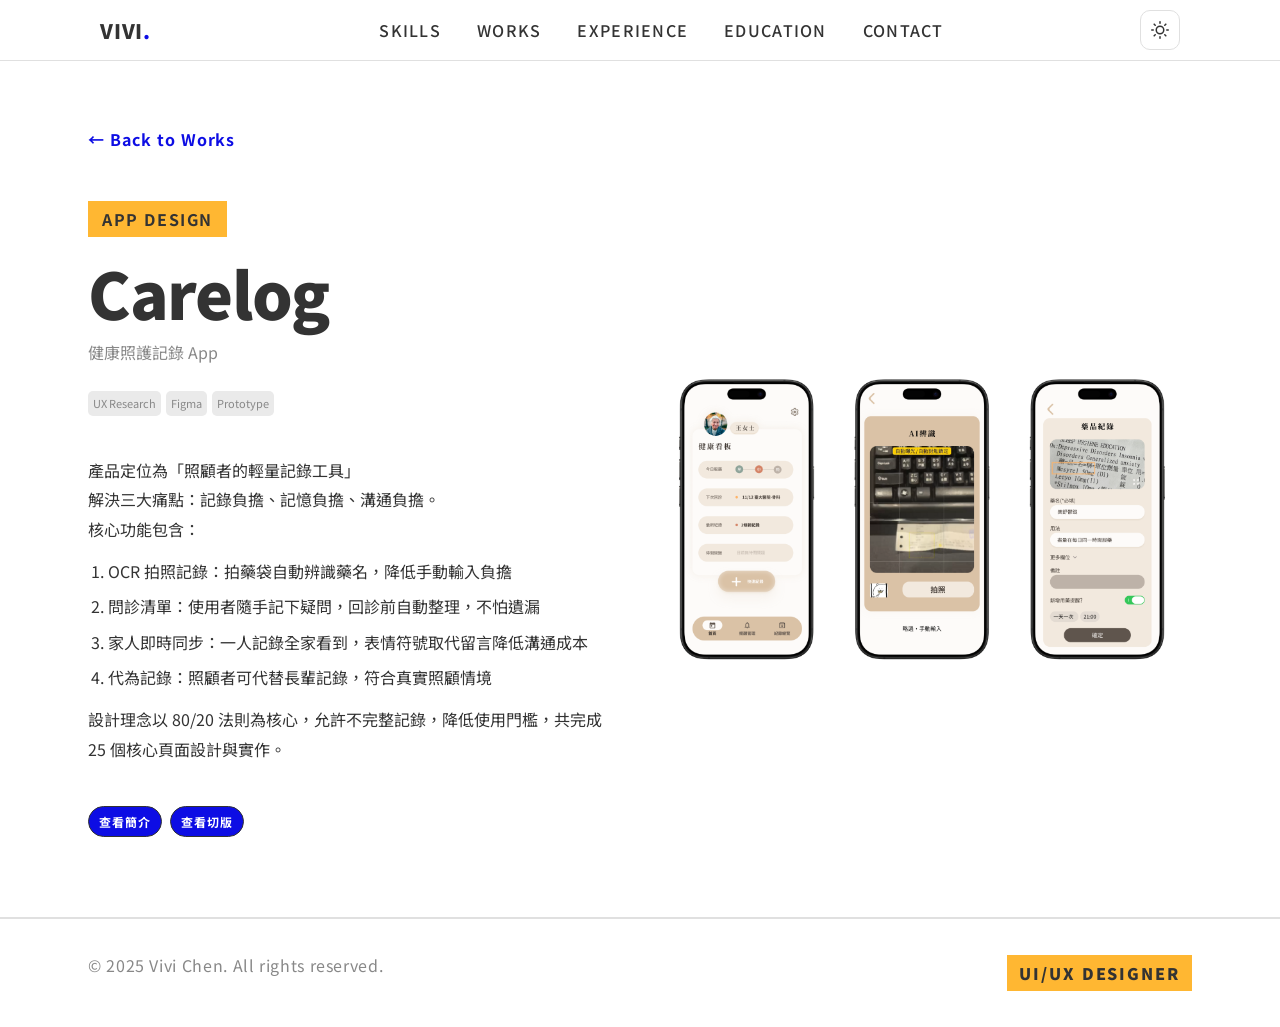
<file: carelog.html>
<!DOCTYPE html>
<html lang="zh-TW">

<head>
  <meta charset="UTF-8" />
  <meta name="viewport" content="width=device-width, initial-scale=1.0" />
  <title>Carelog — Vivi Chen</title>
  <link rel="icon" href="./img/VIVI..svg" type="image/svg+xml">

  <!-- Google Fonts -->
  <link rel="preconnect" href="https://fonts.googleapis.com" />
  <link rel="preconnect" href="https://fonts.gstatic.com" crossorigin />
  <link href="https://fonts.googleapis.com/css2?family=Noto+Sans+TC:wght@300;400;500;700;900&display=swap"
    rel="stylesheet" />

  <!-- Bootstrap 5 -->
  <link rel="stylesheet" href="https://cdnjs.cloudflare.com/ajax/libs/bootstrap/5.3.3/css/bootstrap.min.css" />
  <link rel="stylesheet" href="style.css">
  <link rel="stylesheet" href="project.css">
  <script>if (localStorage.getItem('theme') === 'dark') document.documentElement.setAttribute('data-theme', 'dark');</script>
</head>

<body>

  <!-- ===== NAVBAR ===== -->
  <nav class="navbar">
    <a href="index.html" class="navbar-logo">VIVI<span>.</span></a>
    <div class="navbar-inner">
      <ul class="nav-links">
        <li><a href="index.html#skills">Skills</a></li>
        <li><a href="index.html#projects">Works</a></li>
        <li><a href="index.html#experience">Experience</a></li>
        <li><a href="index.html#education">Education</a></li>
        <li><a href="index.html#contact">Contact</a></li>
      </ul>
    </div>
    <button class="theme-toggle" id="themeToggle" aria-label="切換深色/淺色模式">
      <svg class="icon-sun" width="18" height="18" viewBox="0 0 24 24" fill="none" stroke="currentColor" stroke-width="2" stroke-linecap="round" stroke-linejoin="round">
        <circle cx="12" cy="12" r="5"/><line x1="12" y1="1" x2="12" y2="3"/><line x1="12" y1="21" x2="12" y2="23"/>
        <line x1="4.22" y1="4.22" x2="5.64" y2="5.64"/><line x1="18.36" y1="18.36" x2="19.78" y2="19.78"/>
        <line x1="1" y1="12" x2="3" y2="12"/><line x1="21" y1="12" x2="23" y2="12"/>
        <line x1="4.22" y1="19.78" x2="5.64" y2="18.36"/><line x1="18.36" y1="5.64" x2="19.78" y2="4.22"/>
      </svg>
      <svg class="icon-moon" width="18" height="18" viewBox="0 0 24 24" fill="none" stroke="currentColor" stroke-width="2" stroke-linecap="round" stroke-linejoin="round">
        <path d="M21 12.79A9 9 0 1 1 11.21 3 7 7 0 0 0 21 12.79z"/>
      </svg>
    </button>
  </nav>

  <!-- ===== PROJECT HERO ===== -->
  <section class="proj-hero">
    <div class="section-wrap">
      <a href="index.html#projects" class="proj-back">← Back to Works</a>
      <div class="proj-hero-layout">
        <div class="proj-hero-info">
          <span class="proj-label">App Design</span>
          <h1 class="proj-title">Carelog</h1>
          <p class="proj-sub">健康照護記錄 App</p>
          <div class="project-tags" style="margin-bottom: 40px;">
            <span class="tag blue">UX Research</span>
            <span class="tag">Figma</span>
            <span class="tag">Prototype</span>
          </div>
           <div class="project-intro">
           產品定位為「照顧者的輕量記錄工具」
           <br>解決三大痛點：記錄負擔、記憶負擔、溝通負擔。<br>核心功能包含：
           <ol>
            <li>OCR 拍照記錄：拍藥袋自動辨識藥名，降低手動輸入負擔</li>
            <li>問診清單：使用者隨手記下疑問，回診前自動整理，不怕遺漏</li>
            <li>家人即時同步：一人記錄全家看到，表情符號取代留言降低溝通成本</li>
            <li>代為記錄：照顧者可代替長輩記錄，符合真實照顧情境</li>
           </ol>
           設計理念以 80/20 法則為核心，允許不完整記錄，降低使用門檻，共完成 25 個核心頁面設計與實作。

           </div>

          <div class="project-btns">
            <a class="project-btn" href="https://www.figma.com/deck/brdWkbtN0t5r2YadvaaZKV" target="_blank">查看簡介</a>
            <a class="project-btn" href="https://99vvchen.github.io/carelog-health-platform/" target="_blank">查看切版</a>
          </div>
        </div>
        <div class="proj-hero-cover">
          <img src="./img/carelog-cover-xl.svg" alt="Carelog cover">
        </div>
      </div>
    </div>
  </section>

  <!-- ===== FOOTER ===== -->
  <footer>
    <div class="section-wrap">
      <div class="footer-inner">
        <p class="footer-copy">© 2025 Vivi Chen. All rights reserved.</p>
        <span class="footer-tag">UI/UX Designer</span>
      </div>
    </div>
  </footer>

  <script src="https://cdnjs.cloudflare.com/ajax/libs/bootstrap/5.3.3/js/bootstrap.bundle.min.js"></script>
  <script src="theme.js"></script>
</body>

</html>
</file>
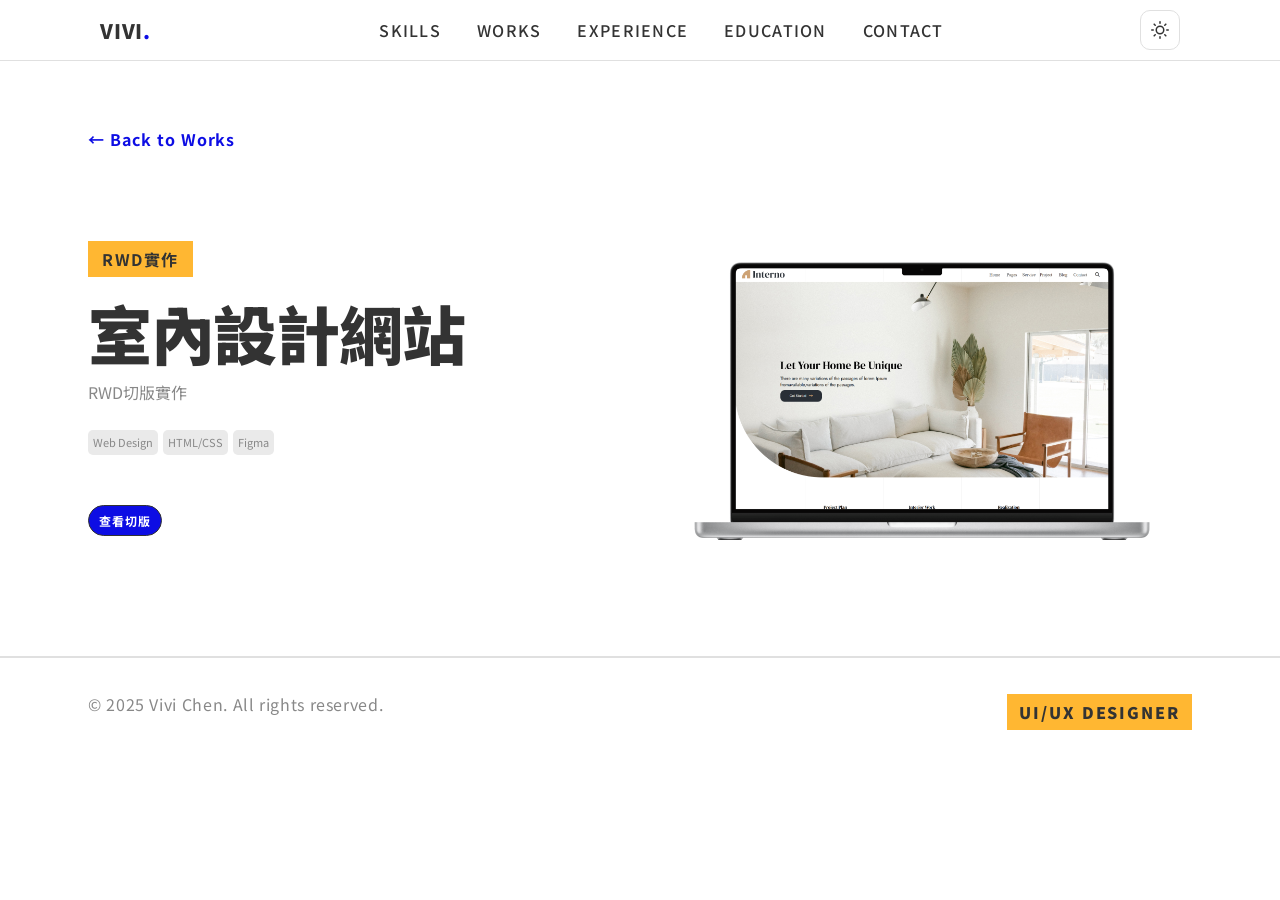
<file: interio.html>
<!DOCTYPE html>
<html lang="zh-TW">

<head>
  <meta charset="UTF-8" />
  <meta name="viewport" content="width=device-width, initial-scale=1.0" />
  <title>室內設計網站 — Vivi Chen</title>
  <link rel="icon" href="./img/VIVI..svg" type="image/svg+xml">

  <!-- Google Fonts -->
  <link rel="preconnect" href="https://fonts.googleapis.com" />
  <link rel="preconnect" href="https://fonts.gstatic.com" crossorigin />
  <link href="https://fonts.googleapis.com/css2?family=Noto+Sans+TC:wght@300;400;500;700;900&display=swap"
    rel="stylesheet" />

  <!-- Bootstrap 5 -->
  <link rel="stylesheet" href="https://cdnjs.cloudflare.com/ajax/libs/bootstrap/5.3.3/css/bootstrap.min.css" />
  <link rel="stylesheet" href="style.css">
  <link rel="stylesheet" href="project.css">
  <script>if (localStorage.getItem('theme') === 'dark') document.documentElement.setAttribute('data-theme', 'dark');</script>
</head>

<body>

  <!-- ===== NAVBAR ===== -->
  <nav class="navbar">
    <a href="index.html" class="navbar-logo">VIVI<span>.</span></a>
    <div class="navbar-inner">
      <ul class="nav-links">
        <li><a href="index.html#skills">Skills</a></li>
        <li><a href="index.html#projects">Works</a></li>
        <li><a href="index.html#experience">Experience</a></li>
        <li><a href="index.html#education">Education</a></li>
        <li><a href="index.html#contact">Contact</a></li>
      </ul>
    </div>
    <button class="theme-toggle" id="themeToggle" aria-label="切換深色/淺色模式">
      <svg class="icon-sun" width="18" height="18" viewBox="0 0 24 24" fill="none" stroke="currentColor" stroke-width="2" stroke-linecap="round" stroke-linejoin="round">
        <circle cx="12" cy="12" r="5"/><line x1="12" y1="1" x2="12" y2="3"/><line x1="12" y1="21" x2="12" y2="23"/>
        <line x1="4.22" y1="4.22" x2="5.64" y2="5.64"/><line x1="18.36" y1="18.36" x2="19.78" y2="19.78"/>
        <line x1="1" y1="12" x2="3" y2="12"/><line x1="21" y1="12" x2="23" y2="12"/>
        <line x1="4.22" y1="19.78" x2="5.64" y2="18.36"/><line x1="18.36" y1="5.64" x2="19.78" y2="4.22"/>
      </svg>
      <svg class="icon-moon" width="18" height="18" viewBox="0 0 24 24" fill="none" stroke="currentColor" stroke-width="2" stroke-linecap="round" stroke-linejoin="round">
        <path d="M21 12.79A9 9 0 1 1 11.21 3 7 7 0 0 0 21 12.79z"/>
      </svg>
    </button>
  </nav>

  <!-- ===== PROJECT HERO ===== -->
  <section class="proj-hero">
    <div class="section-wrap">
      <a href="index.html#projects" class="proj-back">← Back to Works</a>
      <div class="proj-hero-layout">
        <div class="proj-hero-info">
          <span class="proj-label">RWD實作</span>
          <h1 class="proj-title">室內設計網站</h1>
          <p class="proj-sub">RWD切版實作</p>
          <div class="project-tags" style="margin-bottom: 40px;">
            <span class="tag blue">Web Design</span>
            <span class="tag">HTML/CSS</span>
            <span class="tag">Figma</span>
          </div>
          <div class="project-intro">
          </div>
          <div class="project-btns">
            <a class="project-btn" href="https://99vvchen.github.io/interiorDesign/" target="_blank">查看切版</a>
          </div>
        </div>
        <div class="proj-hero-cover">
          <img src="./img/interio-cover-xl.svg" alt="室內設計網站 cover">
        </div>
      </div>
    </div>
  </section>

  <!-- ===== FOOTER ===== -->
  <footer>
    <div class="section-wrap">
      <div class="footer-inner">
        <p class="footer-copy">© 2025 Vivi Chen. All rights reserved.</p>
        <span class="footer-tag">UI/UX Designer</span>
      </div>
    </div>
  </footer>

  <script src="https://cdnjs.cloudflare.com/ajax/libs/bootstrap/5.3.3/js/bootstrap.bundle.min.js"></script>
  <script src="theme.js"></script>
</body>

</html>
</file>
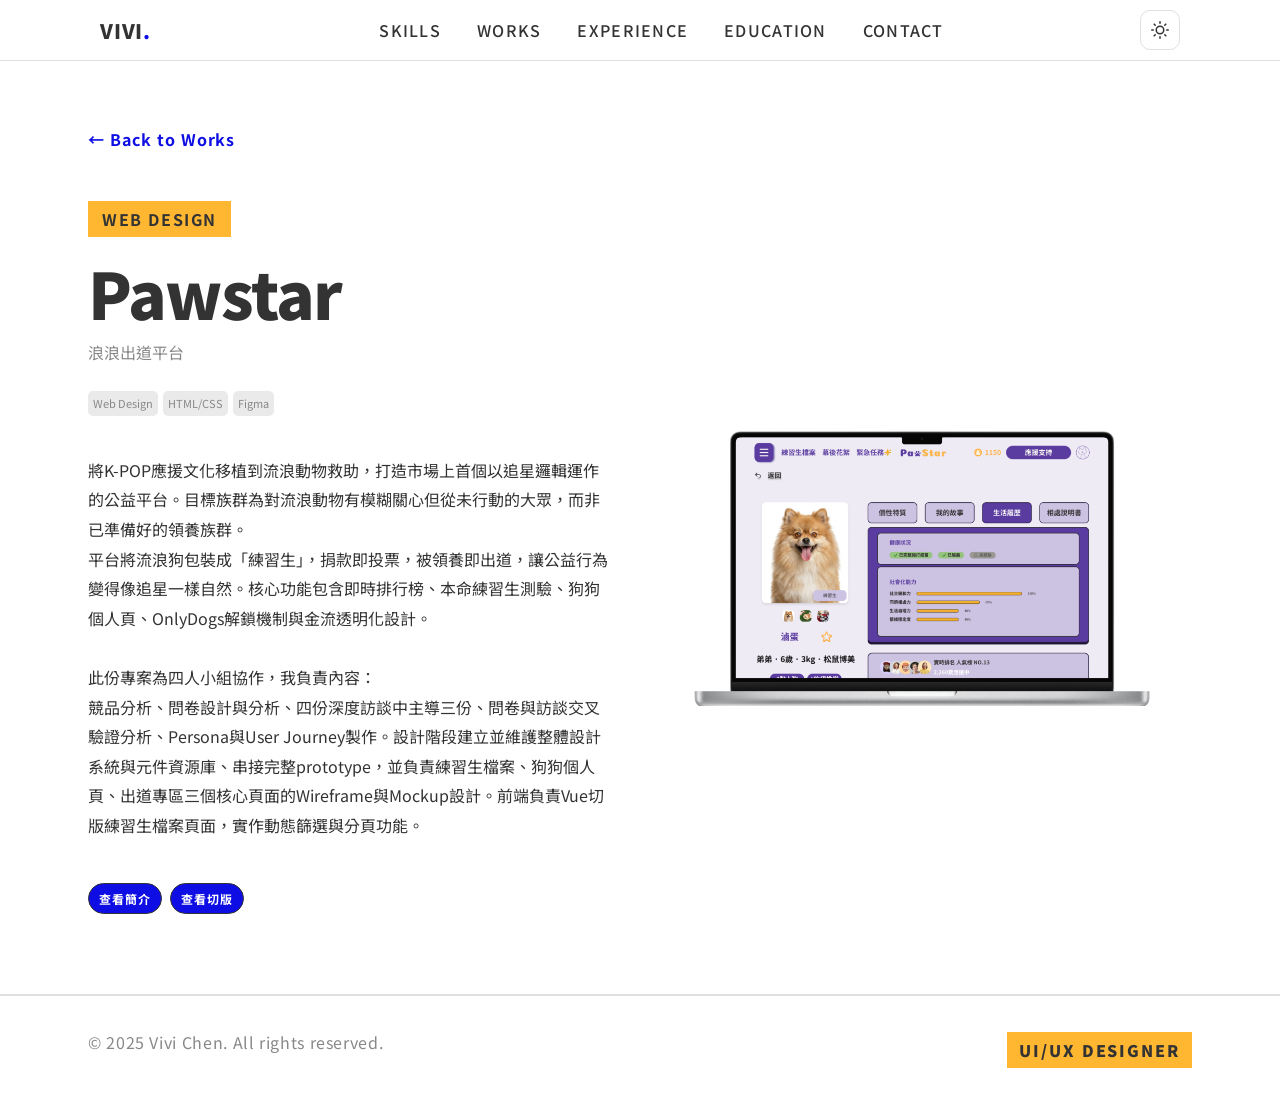
<file: pawstar.html>
<!DOCTYPE html>
<html lang="zh-TW">

<head>
  <meta charset="UTF-8" />
  <meta name="viewport" content="width=device-width, initial-scale=1.0" />
  <title>Pawstar — Vivi Chen</title>
  <link rel="icon" href="./img/VIVI..svg" type="image/svg+xml">

  <!-- Google Fonts -->
  <link rel="preconnect" href="https://fonts.googleapis.com" />
  <link rel="preconnect" href="https://fonts.gstatic.com" crossorigin />
  <link href="https://fonts.googleapis.com/css2?family=Noto+Sans+TC:wght@300;400;500;700;900&display=swap"
    rel="stylesheet" />

  <!-- Bootstrap 5 -->
  <link rel="stylesheet" href="https://cdnjs.cloudflare.com/ajax/libs/bootstrap/5.3.3/css/bootstrap.min.css" />
  <link rel="stylesheet" href="style.css">
  <link rel="stylesheet" href="project.css">
  <script>if (localStorage.getItem('theme') === 'dark') document.documentElement.setAttribute('data-theme', 'dark');</script>
</head>

<body>

  <!-- ===== NAVBAR ===== -->
  <nav class="navbar">
    <a href="index.html" class="navbar-logo">VIVI<span>.</span></a>
    <div class="navbar-inner">
      <ul class="nav-links">
        <li><a href="index.html#skills">Skills</a></li>
        <li><a href="index.html#projects">Works</a></li>
        <li><a href="index.html#experience">Experience</a></li>
        <li><a href="index.html#education">Education</a></li>
        <li><a href="index.html#contact">Contact</a></li>
      </ul>
    </div>
    <button class="theme-toggle" id="themeToggle" aria-label="切換深色/淺色模式">
      <svg class="icon-sun" width="18" height="18" viewBox="0 0 24 24" fill="none" stroke="currentColor" stroke-width="2" stroke-linecap="round" stroke-linejoin="round">
        <circle cx="12" cy="12" r="5"/><line x1="12" y1="1" x2="12" y2="3"/><line x1="12" y1="21" x2="12" y2="23"/>
        <line x1="4.22" y1="4.22" x2="5.64" y2="5.64"/><line x1="18.36" y1="18.36" x2="19.78" y2="19.78"/>
        <line x1="1" y1="12" x2="3" y2="12"/><line x1="21" y1="12" x2="23" y2="12"/>
        <line x1="4.22" y1="19.78" x2="5.64" y2="18.36"/><line x1="18.36" y1="5.64" x2="19.78" y2="4.22"/>
      </svg>
      <svg class="icon-moon" width="18" height="18" viewBox="0 0 24 24" fill="none" stroke="currentColor" stroke-width="2" stroke-linecap="round" stroke-linejoin="round">
        <path d="M21 12.79A9 9 0 1 1 11.21 3 7 7 0 0 0 21 12.79z"/>
      </svg>
    </button>
  </nav>

  <!-- ===== PROJECT HERO ===== -->
  <section class="proj-hero">
    <div class="section-wrap">
      <a href="index.html#projects" class="proj-back">← Back to Works</a>
      <div class="proj-hero-layout">
        <div class="proj-hero-info">
          <span class="proj-label">Web Design</span>
          <h1 class="proj-title">Pawstar</h1>
          <p class="proj-sub">浪浪出道平台</p>
          <div class="project-tags" style="margin-bottom: 40px;">
            <span class="tag blue">Web Design</span>
            <span class="tag">HTML/CSS</span>
            <span class="tag">Figma</span>
          </div>
          <div class="project-intro">
           將K-POP應援文化移植到流浪動物救助，打造市場上首個以追星邏輯運作的公益平台。目標族群為對流浪動物有模糊關心但從未行動的大眾，而非已準備好的領養族群。<br>平台將流浪狗包裝成「練習生」，捐款即投票，被領養即出道，讓公益行為變得像追星一樣自然。核心功能包含即時排行榜、本命練習生測驗、狗狗個人頁、OnlyDogs解鎖機制與金流透明化設計。
           <br> <br>
           此份專案為四人小組協作，我負責內容：<br>
競品分析、問卷設計與分析、四份深度訪談中主導三份、問卷與訪談交叉驗證分析、Persona與User Journey製作。設計階段建立並維護整體設計系統與元件資源庫、串接完整prototype，並負責練習生檔案、狗狗個人頁、出道專區三個核心頁面的Wireframe與Mockup設計。前端負責Vue切版練習生檔案頁面，實作動態篩選與分頁功能。
          </div>
          <div class="project-btns">
            <a class="project-btn" href="https://www.figma.com/deck/MQf78Rtd85eoitWOPldZjd" target="_blank">查看簡介</a>
            <a class="project-btn" href="https://pawstar-three.vercel.app/doglist" target="_blank">查看切版</a>
          </div>
        </div>
        <div class="proj-hero-cover">
          <img src="./img/pawstar-cover-xl.svg" alt="Pawstar cover">
        </div>
      </div>
    </div>
  </section>

  <!-- ===== FOOTER ===== -->
  <footer>
    <div class="section-wrap">
      <div class="footer-inner">
        <p class="footer-copy">© 2025 Vivi Chen. All rights reserved.</p>
        <span class="footer-tag">UI/UX Designer</span>
      </div>
    </div>
  </footer>

  <script src="https://cdnjs.cloudflare.com/ajax/libs/bootstrap/5.3.3/js/bootstrap.bundle.min.js"></script>
  <script src="theme.js"></script>
</body>

</html>
</file>
<file: style.css>
/* ===== CSS VARIABLES ===== */
    :root {
      --primary:   #333333;
      --accent-b:  #0D0DE4;
      --accent-y:  #FFB732;
      --white:     #ffffff;
      --light-bg:  #F7F7F5;
      --border:    #E0E0E0;
      --text-muted: #888888;
      --font: 'Noto Sans TC', sans-serif;
    }

    /* ===== BASE ===== */
    *, *::before, *::after { box-sizing: border-box; margin: 0; padding: 0; }
    html { scroll-behavior: smooth; }
    body {
      font-family: var(--font);
      color: var(--primary);
      background: var(--white);
      line-height: 1.75;
      font-size: 16px;
    }

    /* ===== NAVBAR ===== */
    .navbar {
      background: var(--white);
      border-bottom: 1.5px solid var(--border);
      display: flex;
      justify-content: space-around;
      padding: 10px 100px;
      position: sticky;
      top: 0;
      z-index: 1000;
    }
    .navbar-inner {
      position: relative;
      display: flex;
      align-items: center;
      padding: 18px 48px;
      max-width: 1200px;
      margin: 0 auto;
    }
    .navbar-logo {
      font-size: clamp(16px, 2vw, 20px);
      font-weight: 900;
      letter-spacing: .04em;
      color: var(--primary);
      text-decoration: none;
      flex-shrink: 0;
      display: flex;
      align-items: center;
    }
    .navbar-logo span { color: var(--accent-b); }
    .nav-links {
      position: absolute;
      left: 50%;
      top: 50%;
      transform: translate(-50%, -50%);
      display: flex;
      gap: 36px;
      list-style: none;
    }
    .nav-links a {
      font-size: 16px;
      font-weight: 500;
      letter-spacing: .08em;
      text-transform: uppercase;
      color: var(--primary);
      text-decoration: none;
      position: relative;
      transition: color .2s;
    }
    .nav-links a::after {
      content: '';
      position: absolute;
      bottom: -3px; left: 0;
      width: 0; height: 2px;
      background: var(--accent-b);
      transition: width .25s;
    }
    .nav-links a:hover { color: var(--accent-b); }
    .nav-links a:hover::after { width: 100%; }

    /* ===== SECTION WRAPPER ===== */
    .section-wrap {
      max-width: 1200px;
      margin: 0 auto;
      padding: 0 48px;
    }
    .section-title {
      font-size: 16px;
      font-weight: 700;
      letter-spacing: .18em;
      text-transform: uppercase;
      color: var(--accent-b);
      margin-bottom: 12px;
    }
    .section-heading {
      font-size: clamp(32px, 4vw, 48px);
      font-weight: 900;
      line-height: 1.2;
      color: var(--primary);
    }

    /* ===== HERO ===== */
    #hero {
      display: flex;
      justify-content:center ;
      align-content: center;
      padding: 100px 0 80px;
      border-bottom: 1.5px solid var(--border);
    }
    .hero-layout {
      display: flex;
      justify-content: center;
      align-items: center;
      gap: 64px;
     
      align-items: center;
    }
    .hero-badge {
      display: inline-flex;
      align-items: center;
      gap: 8px;
      background: var(--light-bg);
      border: 1.5px solid var(--border);
      border-radius: 100px;
      padding: 6px 16px;
      font-size: 16px;
      font-weight: 500;
      letter-spacing: .06em;
      margin-bottom: 24px;
    }
    @keyframes pulse {
      0%, 100% { transform: scale(1); opacity: 1; }
      50%       { transform: scale(1.6); opacity: .5; }
    }
    .hero-badge .dot {
      width: 8px; height: 8px;
      border-radius: 50%;
      background: var(--accent-b);
      animation: pulse 1.4s ease-in-out infinite;
    }
    .hero-name {
      font-size: clamp(44px, 6vw, 80px);
      font-weight: 900;
      line-height: 1.05;
      letter-spacing: -.02em;
      color: var(--primary);
      margin-bottom: 8px;
    }
    .hero-name .highlight {
      color: var(--accent-b);
    }
    .hero-role {
      font-size: clamp(16px, 2vw, 20px);
      font-weight: 400;
      color: var(--text-muted);
      margin-bottom: 32px;
      letter-spacing: .04em;
    }
    .hero-desc {
      font-size: 16px;
      line-height: 1.9;
      color: var(--primary);
      margin-bottom: 40px;
      max-width: 480px;
    }
    .hero-cta-group { display: flex; gap: 16px; flex-wrap: wrap; }
    .btn-primary-custom {
      background: var(--accent-b);
      color: var(--white);
      border: none;
      padding: 13px 32px;
      font-size: 16px;
      font-weight: 700;
      letter-spacing: .08em;
      text-transform: uppercase;
      text-decoration: none;
      display: inline-block;
      border-radius: 5px;
      transition: background .2s, transform .15s;
    }
    .btn-primary-custom:hover {
      background: #0b0bc4;
      color: var(--white);
      transform: translateY(-2px);
    }
    .btn-outline-custom {
      background: transparent;
      color: var(--primary);
      border: 1.5px solid var(--primary);
      padding: 13px 32px;
      font-size: 16px;
      font-weight: 700;
      letter-spacing: .08em;
      text-transform: uppercase;
      text-decoration: none;
      display: inline-block;
      border-radius: 5px;
      transition: background .2s, color .2s;
    }
    .btn-outline-custom:hover {
      background: var(--primary);
      color: var(--white);
    }

    /* Hero visual side */
    .hero-visual {
      position: relative;
      display: flex;
      justify-content: center;
      align-items: center;
    }
    .hero-photo-frame {
      width: 320px;
      height: 400px;
      background: var(--light-bg);
      border: 1.5px solid var(--border);
      border-radius: 5px;
      position: relative;
      display: flex;
      align-items: center;
      justify-content: center;
      overflow: hidden;
    }
    .hero-photo-frame::before {
      content: '';
      position: absolute;
      top: -20px; right: -20px;
      width: 160px; height: 160px;
      border: 1.5px solid var(--accent-b);
      z-index: 0;
    }
    .hero-photo-frame::after {
      content: '';
      position: absolute;
      bottom: -20px; left: -20px;
      width: 80px; height: 80px;
      background: var(--accent-y);
      z-index: 0;
    }
    .hero-photo-placeholder {
      width: 280px;
      height: 300px;
      background: var(--border);
      display: flex;
      flex-direction: column;
      align-items: center;
      justify-content: center;
      gap: 8px;
      color: var(--text-muted);
      font-size: 16px;
      letter-spacing: .06em;
      position: relative;
      z-index: 1;
      overflow: hidden;
    }
    .hero-photo-placeholder::before {
      content: '';
      position: absolute;
      top: -50%; left: -50%;
      width: 200%; height: 200%;
      background: linear-gradient(
        0deg,
        transparent,
        transparent 30%,
        rgba(13, 13, 228, 0.22)
      );
      transform: rotate(-45deg);
      transition: all 0.6s ease;
      opacity: 0;
      z-index: 2;
      pointer-events: none;
    }
    .hero-photo-placeholder svg {
      width: 48px; height: 48px;
      opacity: .3;
    }
    .hero-photo-frame {
      transition: transform 0.5s ease, box-shadow 0.5s ease;
    }
    .hero-photo-frame:hover {
      transform: scale(1.03);
      box-shadow: 0 0 32px rgba(13, 13, 228, 0.25);
    }
    .hero-photo-frame:hover .hero-photo-placeholder::before {
      opacity: 1;
      transform: rotate(-45deg) translateY(100%);
    }

    /* hero stats row */
    .hero-stats {
      display: flex;
      gap: 8px;
      margin-top: 48px;
      padding-top: 48px;
      border-top: 1.5px solid var(--border);
    }
    .hero-stats .project-thumb-label {
      position: static;
    }
    .hero-photo{
      width: 100%;
      
      
    }
    .stat-item {}
    .stat-num {
      font-size: 40px;
      font-weight: 900;
      color: var(--primary);
      line-height: 1;
      display: flex;
      align-items: baseline;
      gap: 2px;
    }
    .stat-num span { color: var(--accent-b); font-size: 22px; }
    .stat-label {
      font-size: 16px;
      color: var(--text-muted);
      letter-spacing: .06em;
      margin-top: 4px;
    }

    /* ===== SKILLS ===== */
    #skills {
      padding: 80px 0;
      border-bottom: 1.5px solid var(--border);
    }
    .skills-grid {
      display: grid;
      grid-template-columns: repeat(auto-fit, minmax(180px, 1fr));
      gap: 1.5px;
      background: var(--border);
      border: 1.5px solid var(--border);
      border-radius: 5px;
      margin-top: 48px;
      overflow: hidden;
    }
    .skill-cell {
      background: var(--white);
      padding: 32px 28px;
      display: flex;
      flex-direction: column;
      gap: 12px;
      transition: background .2s;
      min-height: 160px;
    }
    .skill-cell:hover { background: var(--light-bg); }
    .skill-icon {
      width: 36px; height: 36px;
      background: var(--accent-b);
      border-radius: 5px;
      display: flex;
      align-items: center;
      justify-content: center;
      color: var(--white);
      font-size: 16px;
      font-weight: 900;
      letter-spacing: -.02em;
    }
    .skill-name {
      font-size: 16px;
      font-weight: 700;
      color: var(--primary);
    }
    .skill-desc {
      font-size: 16px;
      color: var(--text-muted);
      line-height: 1.6;
    }

    /* ===== PROJECTS ===== */
    #projects {
      padding: 80px 0;
      border-bottom: 1.5px solid var(--border);
    }
    .projects-header {
      display: flex;
      align-items: flex-end;
      justify-content: space-between;
      margin-bottom: 48px;
    }
    .projects-grid {
      display: grid;
      grid-template-columns: repeat(3, 1fr);
      gap: 24px;
    }
    .project-card {
      border: 1.5px solid var(--border);
      overflow: hidden;
      cursor: pointer;
      transition: transform .2s, box-shadow .2s;
      display: flex;
      flex-direction: column;
      text-decoration: none;
      color: inherit;
    }
    .project-card:hover {
      transform: translateY(-4px);
      box-shadow: 8px 8px 0 var(--accent-b);
    }
    .project-cover-1{
      width:100%;
      height:100%;
      object-fit:cover;
    }
    .project-thumb {
      height: 240px;
      background: var(--light-bg);
      display: flex;
      align-items: center;
      justify-content: center;
      font-size: 16px;
      color: var(--text-muted);
      letter-spacing: .06em;
      position: relative;
      overflow: hidden;
    }
    .project-thumb-label {
      position: absolute;
      top: 5px; 
      left: 5px;
      background: var(--accent-y);
      color: var(--primary);
      font-size: 11px;
      font-weight: 700;
      letter-spacing: .1em;
      text-transform: uppercase;
      padding: 2px 12px;
      border-radius: 20px ;
    }
    .project-body {
      padding: 28px;
      flex: 1;
      display: flex;
      flex-direction: column;
    }
    .project-title-row {
      display: flex;
      align-items: center;
      justify-content: space-between;
      gap: 12px;
      margin-bottom: 8px;
      flex-wrap: wrap;
    }
    .project-text-group {
      display: flex;
      flex-direction: column;
      gap: 5px;
    }
    .project-title {
      font-size: 24px;
      font-weight: 900;
      color: var(--primary);
      margin-bottom: 0;
      letter-spacing: -.01em;
    }
    .project-btns {
      display: flex;
      gap: 8px;
      flex-shrink: 0;
      margin-top: auto;
      align-self: flex-end;
      padding-top: 16px;
    }
    .project-btn {
      font-size: 12px;
      font-weight: 700;
      letter-spacing: .08em;
      text-transform: uppercase;
      border: 1.5px solid var(--primary);
      border-radius: 999px;
      padding: 4px 10px;
      margin-top:10px;
      background-color: var(--accent-b);
      color:var(--white) ;
      text-decoration: none;
      transition: background .15s, color .15s;
    }
    .project-btn:hover {
      background: var(--primary);
      background-color: var(--white);
      color:var(--accent-b) ;
    }
    .project-sub {
      font-size: 16px;
      color: var(--text-muted);
      margin-bottom: 0;
    }
    .project-tags{
      display: flex;
      gap: 5px;
      margin-top: 20px;

    }
    .project-tags .tag{
      color: var(--text-muted);
      background-color: #eaeaea;
      font-size: 11px;
        padding: 3px 5px;
        border-radius:5px ;
      }

  
    /* ===== EXPERIENCE ===== */
    #experience {
      padding: 80px 0;
      border-bottom: 1.5px solid var(--border);
    }
    .exp-list { margin-top: 48px; }
    .exp-item {
      display: grid;
      grid-template-columns: 200px 1fr;
      gap: 32px;
      padding: 40px 0;
      border-bottom: 1.5px solid var(--border);
    }
    .exp-item:last-child { border-bottom: none; }
    .exp-period {
      font-size: 16px;
      color: var(--text-muted);
      letter-spacing: .06em;
      font-weight: 500;
      padding-top: 4px;
      -webkit-touch-callout: none;
    }
    .exp-period a { color: inherit; text-decoration: none; pointer-events: none; }
    .exp-company {
      font-size: 16px;
      font-weight: 700;
      letter-spacing: .12em;
      text-transform: uppercase;
      color: var(--accent-b);
      margin-bottom: 6px;
    }
    .exp-role {
      font-size: 22px;
      font-weight: 900;
      color: var(--primary);
      margin-bottom: 16px;
    }
    .exp-desc {
      font-size: 16px;
      line-height: 1.85;
      color: #555;
    }

    /* ===== EDUCATION ===== */
    #education {
      padding: 80px 0;
      border-bottom: 1.5px solid var(--border);
      background: var(--light-bg);
    }
    .edu-grid {
      display: grid;
      grid-template-columns: 1fr 1fr;
      gap: 24px;
      margin-top: 48px;
    }
    .edu-card {
      background: var(--white);
      border: 1.5px solid var(--border);
      padding: 36px;
      min-height: 160px;
    }
    .edu-year {
      font-size: 16px;
      font-weight: 700;
      letter-spacing: .14em;
      text-transform: uppercase;
      color: var(--accent-b);
      margin-bottom: 8px;
    }
    .edu-school {
      font-size: 20px;
      font-weight: 900;
      color: var(--primary);
      margin-bottom: 6px;
    }
    .edu-dept {
      font-size: 16px;
      color: var(--text-muted);
    }

    /* ===== CONTACT ===== */
    #contact {
      padding: 80px 0;
    }
    .contact-inner {
      display: grid;
      grid-template-columns: 1fr 1fr;
      gap: 80px;
      align-items: start;
      margin-top: 48px;
    }
    .contact-info-list {
      list-style: none;
      display: flex;
      flex-direction: column;
      gap: 24px;
    }
    .contact-info-list li {
      display: flex;
      gap: 16px;
      align-items: flex-start;
    }
    .contact-label {
      font-size: 16px;
      font-weight: 700;
      letter-spacing: .12em;
      text-transform: uppercase;
      color: var(--accent-b);
      min-width: 70px;
    }
    .contact-val {
      font-size: 16px;
      color: var(--primary);
      word-break: break-all;
    }
    .contact-val a {
      color: var(--primary);
      text-decoration: none;
      border-bottom: 1px solid transparent;
      transition: border-color .2s;
    }
    .contact-val a:hover { border-color: var(--accent-b); color: var(--accent-b); }

    /* Contact form */
    .contact-form {}
    .form-field {
      margin-bottom: 20px;
    }
    .form-field label {
      display: block;
      font-size: 16px;
      font-weight: 700;
      letter-spacing: .12em;
      text-transform: uppercase;
      color: var(--primary);
      margin-bottom: 8px;
    }
    .form-field input,
    .form-field textarea {
      width: 100%;
      border: 1.5px solid var(--border);
      background: var(--light-bg);
      padding: 13px 16px;
      font-family: var(--font);
      font-size: 16px;
      color: var(--primary);
      outline: none;
      transition: border-color .2s;
      border-radius: 0;
    }
    .form-field input:focus,
    .form-field textarea:focus { border-color: var(--accent-b); }
    .form-field textarea { min-height: 120px; resize: vertical; }

    /* ===== FOOTER ===== */
    footer {
      border-top: 1.5px solid var(--border);
      padding: 32px 0;
    }
    .footer-inner {
      display: flex;
      align-items: center;
      justify-content: space-between;
    }
    .footer-copy {
      font-size: 16px;
      color: var(--text-muted);
      letter-spacing: .04em;
    }
    .footer-tag {
      background: var(--accent-y);
      color: var(--primary);
      font-size: 16px;
      font-weight: 900;
      letter-spacing: .12em;
      text-transform: uppercase;
      padding: 4px 12px;
    }

    /* ===== UTILS ===== */
    .accent-underline {
      display: inline-block;
      position: relative;
    }
    .accent-underline::after {
      content: '';
      position: absolute;
      bottom: 2px; left: 0;
      width: 100%; height: 8px;
      background: var(--accent-y);
      z-index: -1;
      opacity: .6;
    }

    /* ===== RESPONSIVE ===== */
    @media (max-width: 1100px) {
      .projects-grid { grid-template-columns: 1fr 1fr; }
    }
    @media (max-width: 992px) {
      .hero-layout { grid-template-columns: 1fr; }
      .hero-visual { display: none; }
      .contact-inner { grid-template-columns: 1fr; gap: 48px; }
      .exp-item { grid-template-columns: 1fr; gap: 8px; }
      .edu-grid { grid-template-columns: 1fr; }
      .navbar { padding: 10px 24px; }
      .navbar-inner { padding: 18px 24px; }
      .section-wrap { padding: 0 24px; }
    }
    @media (max-width: 640px) {
      .nav-links { display: none; }
      .hero-stats { flex-direction: column; gap: 24px; }
      .skills-grid { grid-template-columns: 1fr 1fr; }
      .projects-grid { grid-template-columns: 1fr; }
    }



    /* ===== DARK MODE ===== */
    [data-theme="dark"] {
      --primary:    #E8E8E8;
      --accent-b:   #FFB732;
      --white:      #111111;
      --light-bg:   #1A1A1A;
      --border:     #2E2E2E;
      --text-muted: #9A9A9A;
    }

    .theme-transition,
    .theme-transition * {
      transition: background-color 0.3s ease, color 0.3s ease,
                  border-color 0.3s ease, box-shadow 0.3s ease !important;
    }

    [data-theme="dark"] .exp-desc            { color: #9A9A9A; }
    [data-theme="dark"] .project-tags .tag   { background-color: #2A2A2A; }
    [data-theme="dark"] .project-thumb       { background: #ffffff; }
    [data-theme="dark"] .project-thumb-label { color: #333333; }
    [data-theme="dark"] .tag.blue {
      background-color: rgba(255, 183, 50, 0.18);
      color: #FFB732;
    }

    .theme-toggle {
      background: none;
      border: 1.5px solid var(--border);
      border-radius: 10px;
      width: 40px;
      height: 40px;
      display: flex;
      align-items: center;
      justify-content: center;
      cursor: pointer;
      color: var(--primary);
      flex-shrink: 0;
      transition: border-color .2s, color .2s;
    }
    .theme-toggle:hover {
      border-color: var(--accent-b);
      color: var(--accent-b);
    }
    .theme-toggle .icon-moon { display: none; }
    [data-theme="dark"] .theme-toggle .icon-sun  { display: none; }
    [data-theme="dark"] .theme-toggle .icon-moon { display: block; }

    /* projects作品集頁面 */
    .proj-hero-layout{
      display: flex;
      justify-content: ;
    }
    .proj-hero-cover{
      width: 500px;
    }
</file>
<file: project.css>
/* ===== PROJECT DETAIL PAGE ===== */

.proj-hero {
  padding: 64px 0 80px;
  border-bottom: 1.5px solid var(--border);
}

.proj-back {
  display: inline-block;
  font-size: 16px;
  font-weight: 700;
  letter-spacing: .06em;
  color: var(--accent-b);
  text-decoration: none;
  margin-bottom: 48px;
  transition: opacity .2s;
}
.proj-back:hover { opacity: .65; }

.proj-hero-layout {
  display: grid;
  grid-template-columns: 1fr 1fr;
  gap: 64px;
  align-items: center;
}

.proj-label {
  display: inline-block;
  background: var(--accent-y);
  color: var(--primary);
  font-size: 16px;
  font-weight: 700;
  letter-spacing: .1em;
  text-transform: uppercase;
  padding: 4px 14px;
  margin-bottom: 20px;
}

.proj-title {
  font-size: clamp(36px, 5vw, 64px);
  font-weight: 900;
  line-height: 1.1;
  letter-spacing: -.02em;
  color: var(--primary);
  margin-bottom: 12px;
}

.proj-sub {
  font-size: 16px;
  color: var(--text-muted);
  margin-bottom: 24px;
  line-height: 1.7;
}

.proj-hero-cover {
  overflow: hidden;
}
.proj-hero-cover img {
  width: 100%;
  height: 100%;
  object-fit: cover;
  display: block;
}

/* project-btns on detail page — left-aligned, no auto push */
.proj-hero .project-btns {
  margin-top: 0;
  align-self: auto;
  padding-top: 0;
  justify-content: flex-start;
}

.project-intro {
  text-align: left;
  font-size: 16px;
  line-height: 1.85;
  color: var(--primary);
  margin-bottom: 32px;
}
.project-intro ol {
  padding-left: 20px;
  margin: 12px 0;
}
.project-intro li {
  margin-bottom: 6px;
}

/* ===== RESPONSIVE ===== */
@media (max-width: 992px) {
  .proj-hero-layout {
    grid-template-columns: 1fr;
    gap: 40px;
  }
  .proj-hero-cover {
    order: -1;
  }
}
</file>
